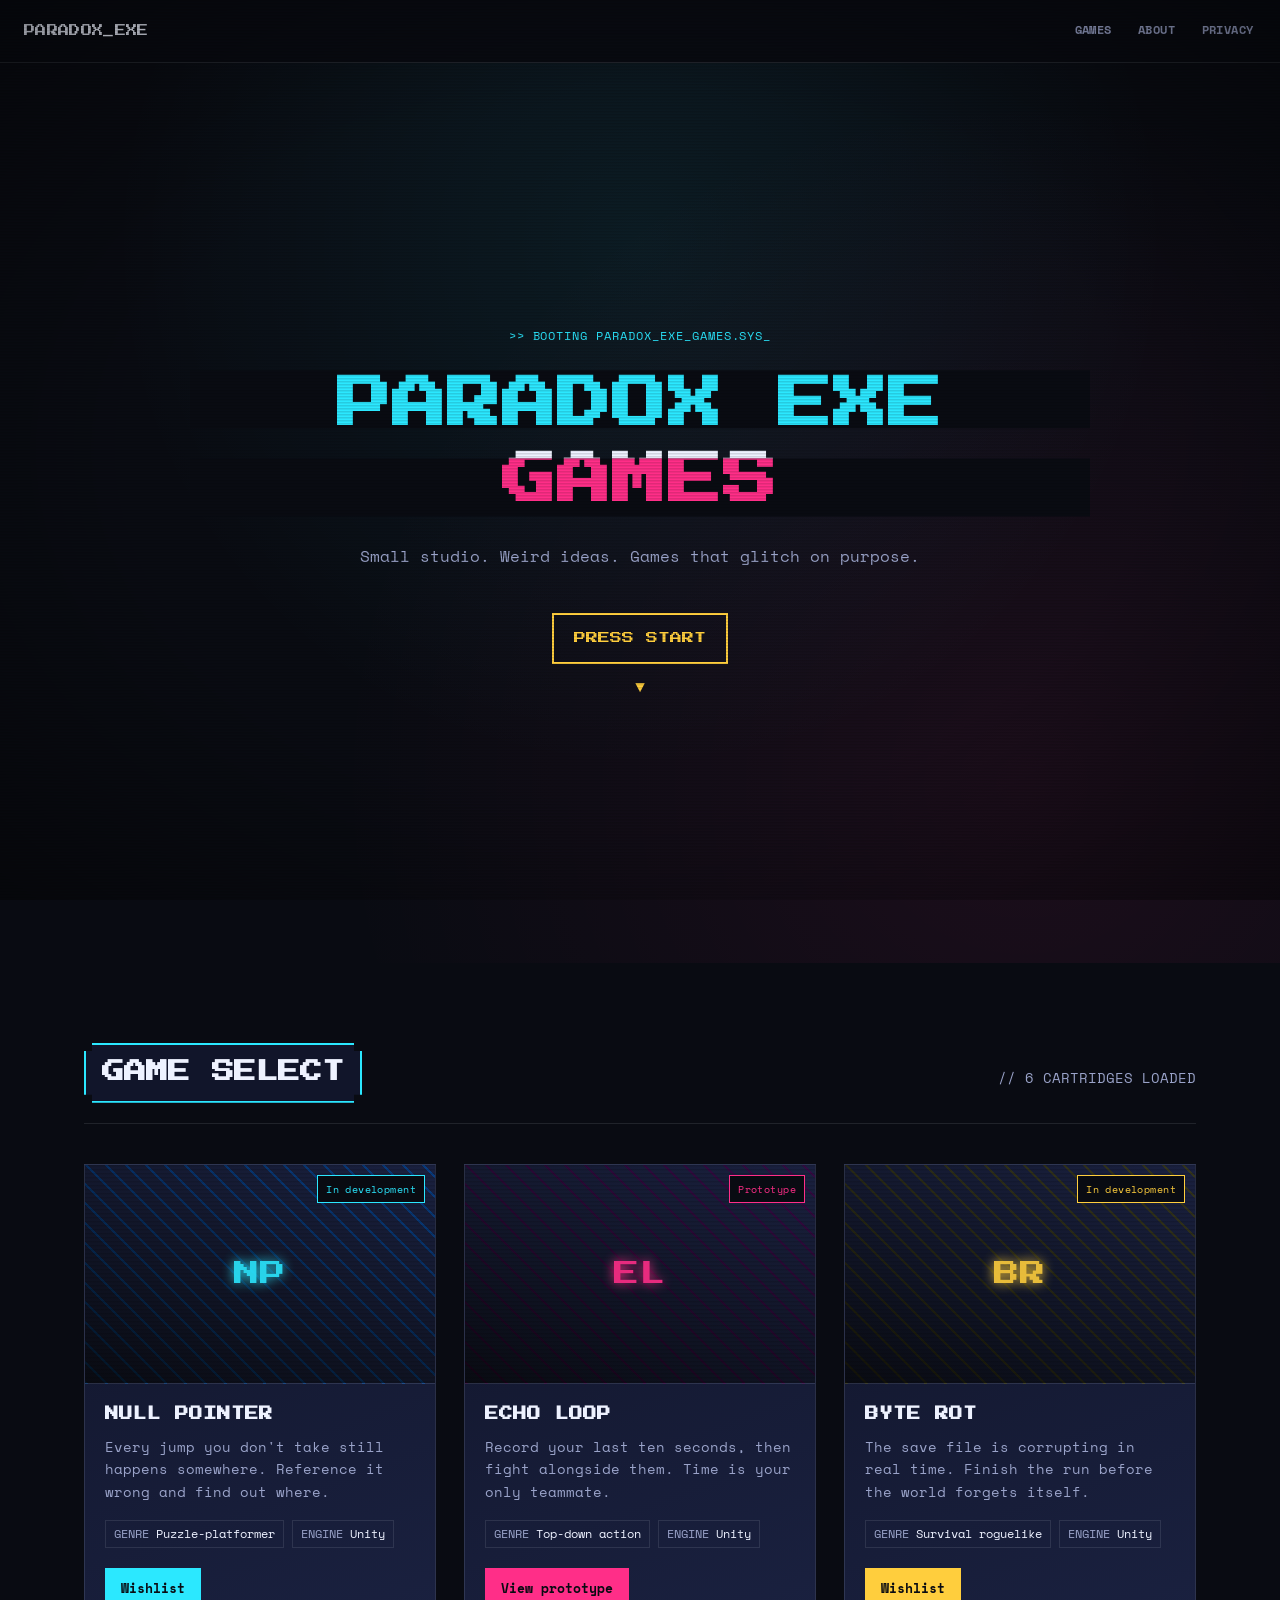
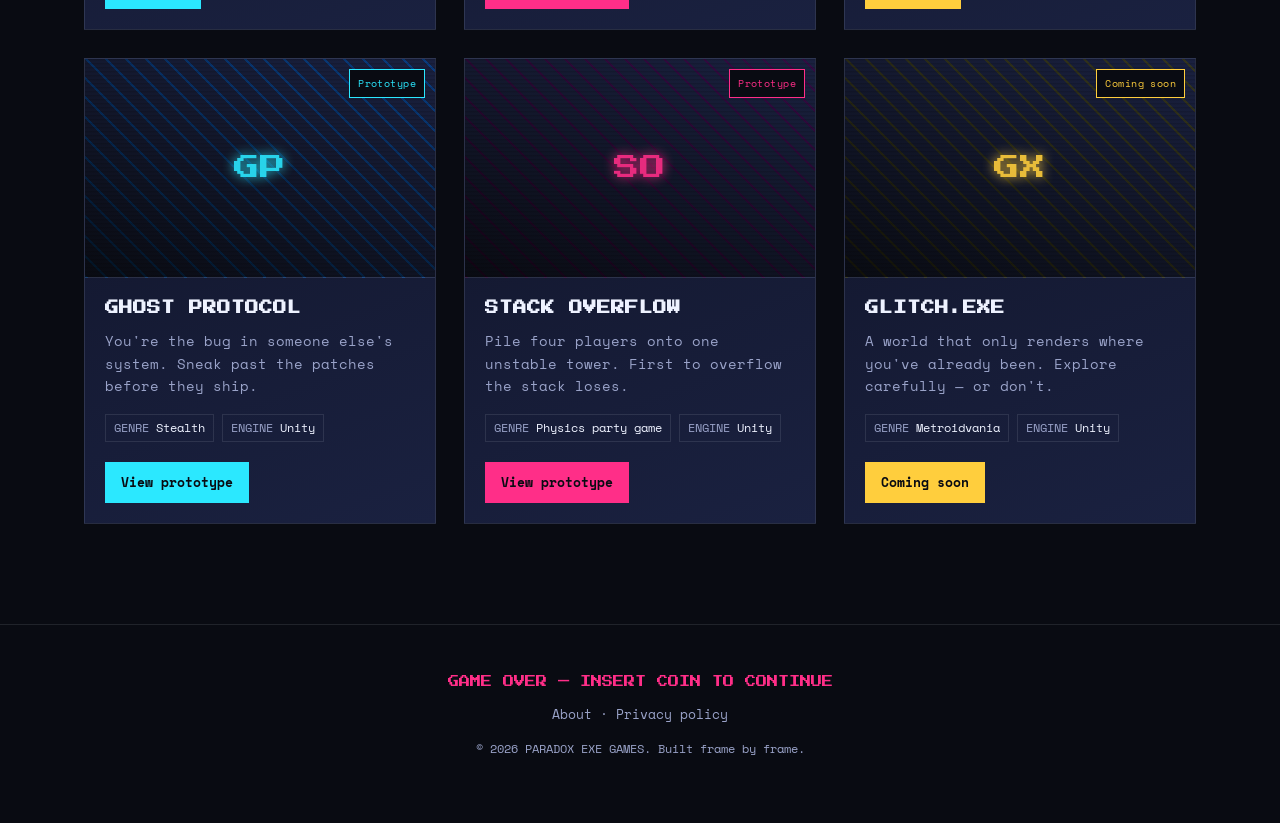
<file: index.html>
<!DOCTYPE html>
<html lang="en">
<head>
<meta charset="UTF-8">
<meta name="viewport" content="width=device-width, initial-scale=1.0">
<title>Paradox Exe Games</title>
<meta name="description" content="Paradox Exe Games — an independent studio building games at the edge of logic and error.">
<link rel="preconnect" href="https://fonts.googleapis.com">
<link rel="preconnect" href="https://fonts.gstatic.com" crossorigin>
<link href="https://fonts.googleapis.com/css2?family=Press+Start+2P&family=Space+Mono:wght@400;700&display=swap" rel="stylesheet">
<link rel="stylesheet" href="styles.css">
</head>
<body>

  <!-- boot flash, plays once on load -->
  <div class="boot-flash" aria-hidden="true"></div>

  <!-- persistent CRT scanline / vignette overlay -->
  <div class="crt-overlay" aria-hidden="true"></div>

  <a class="skip-link" href="#games">Skip to game select</a>

  <nav class="topnav">
    <a class="topnav-logo" href="index.html">PARADOX_EXE</a>
    <div class="topnav-links">
      <a href="index.html#games">GAMES</a>
      <a href="about.html">ABOUT</a>
      <a href="privacy.html">PRIVACY</a>
    </div>
  </nav>

  <header class="hero">
    <div class="hero-inner">
      <p class="eyebrow">&gt;&gt; BOOTING PARADOX_EXE_GAMES.SYS<span class="cursor">_</span></p>
      <h1 class="glitch" data-text="PARADOX EXE GAMES">PARADOX EXE GAMES</h1>
      <p class="tagline">Small studio. Weird ideas. Games that glitch on purpose.</p>
      <a class="prompt-link" href="#games">
        <span class="prompt-box">PRESS START</span>
        <span class="prompt-arrow" aria-hidden="true">▼</span>
      </a>
    </div>
  </header>

  <main>
    <section id="games" class="games-section">
      <div class="section-head">
        <h2 class="section-title pixel-corners">GAME SELECT</h2>
        <p class="section-sub" id="cart-count">// LOADING CARTRIDGES…</p>
      </div>

      <div class="games-grid" id="games-grid">
        <!-- cards injected by script.js -->
      </div>
    </section>
  </main>

  <footer class="site-footer">
    <p class="footer-line">GAME OVER — INSERT COIN TO CONTINUE</p>
    <nav class="footer-links" aria-label="Footer">
      <a href="about.html">About</a>
      <span aria-hidden="true">·</span>
      <a href="privacy.html">Privacy policy</a>
    </nav>
    <p class="footer-meta">© <span id="year"></span> PARADOX EXE GAMES. Built frame by frame.</p>
  </footer>

  <script src="script.js"></script>
</body>
</html>
</file>
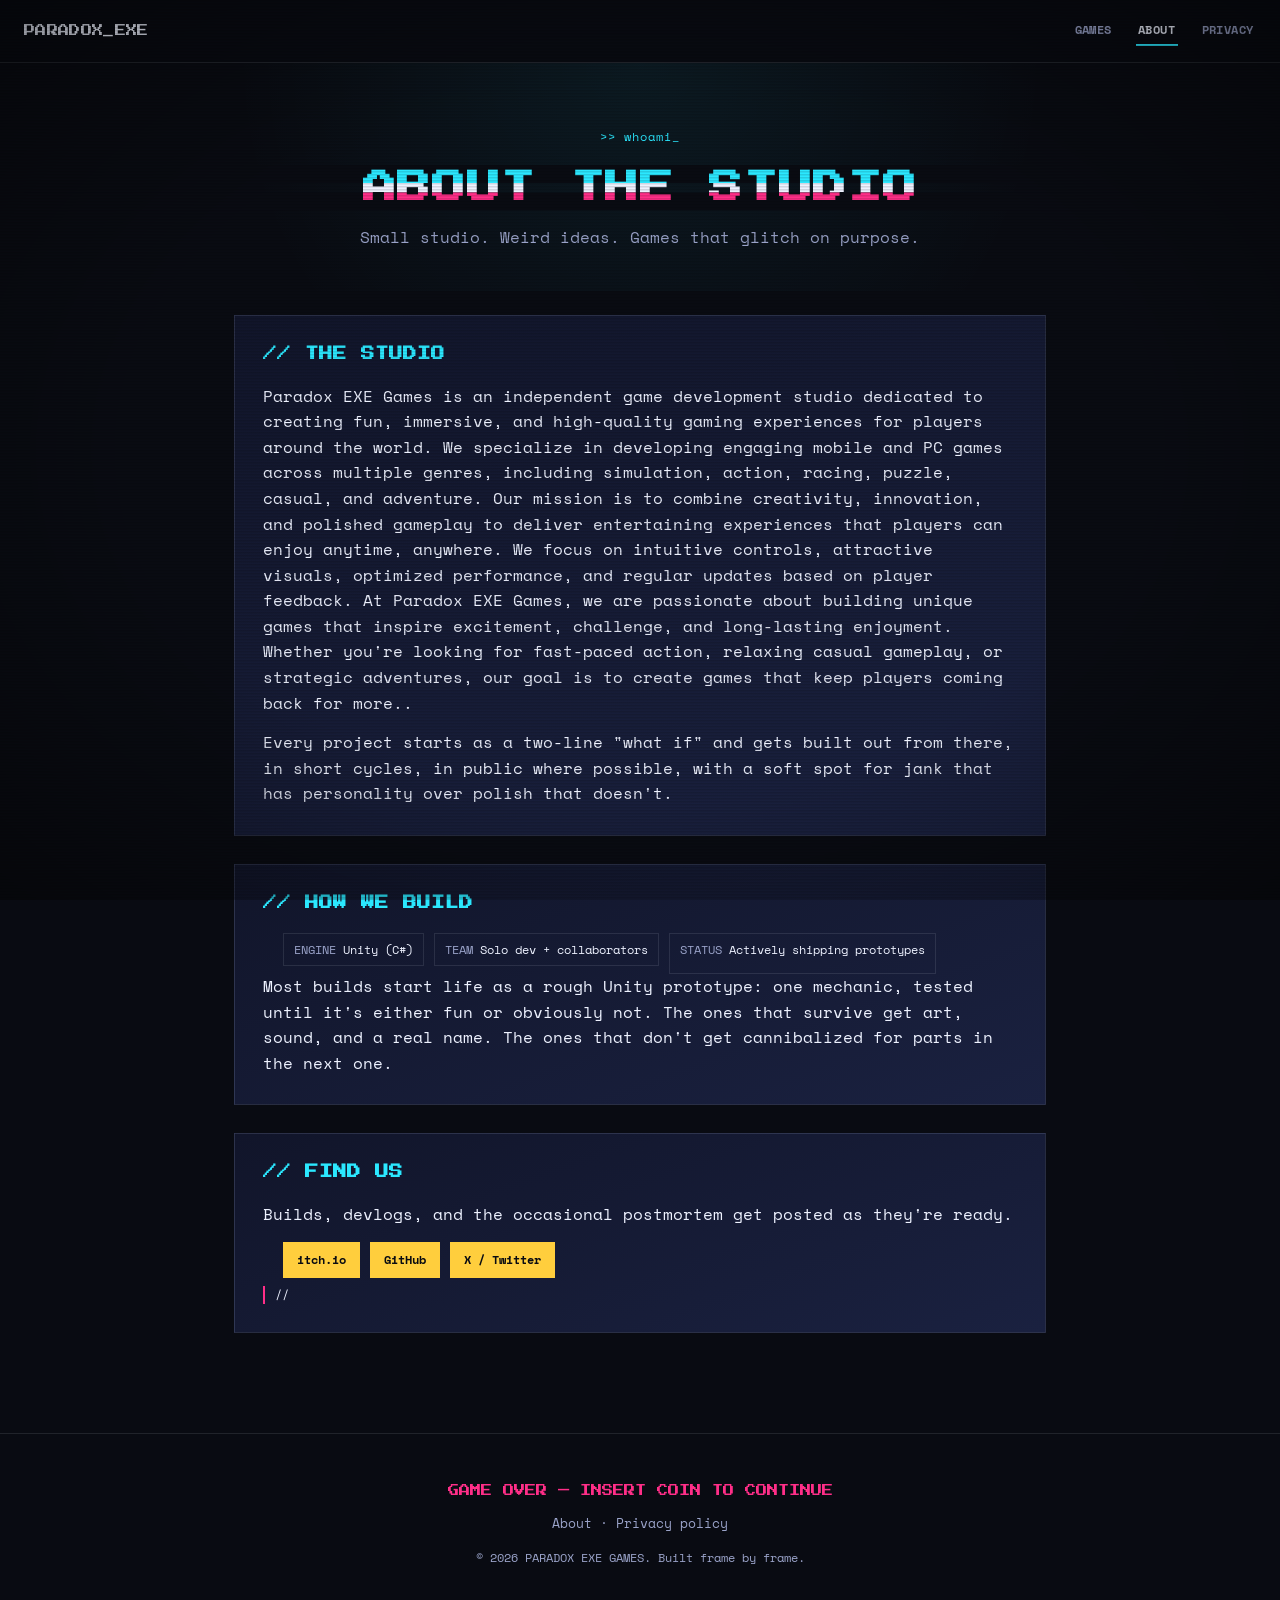
<file: about.html>
<!DOCTYPE html>
<html lang="en">
<head>
<meta charset="UTF-8">
<meta name="viewport" content="width=device-width, initial-scale=1.0">
<title>About — Paradox Exe Games</title>
<meta name="description" content="About Paradox Exe Games — an independent studio building small, strange games.">
<link rel="preconnect" href="https://fonts.googleapis.com">
<link rel="preconnect" href="https://fonts.gstatic.com" crossorigin>
<link href="https://fonts.googleapis.com/css2?family=Press+Start+2P&family=Space+Mono:wght@400;700&display=swap" rel="stylesheet">
<link rel="stylesheet" href="styles.css">
</head>
<body>

  <div class="boot-flash" aria-hidden="true"></div>
  <div class="crt-overlay" aria-hidden="true"></div>

  <a class="skip-link" href="#about-content">Skip to content</a>

  <nav class="topnav">
    <a class="topnav-logo" href="index.html">PARADOX_EXE</a>
    <div class="topnav-links">
      <a href="index.html#games">GAMES</a>
      <a href="about.html" aria-current="page">ABOUT</a>
      <a href="privacy.html">PRIVACY</a>
    </div>
  </nav>

  <header class="page-hero">
    <p class="eyebrow">&gt;&gt; whoami<span class="cursor">_</span></p>
    <h1 class="glitch" data-text="ABOUT THE STUDIO">ABOUT THE STUDIO</h1>
    <p class="tagline">Small studio. Weird ideas. Games that glitch on purpose.</p>
  </header>

  <main id="about-content" class="content-wrap">

    <section class="panel">
      <h2 class="panel-title">// THE STUDIO</h2>
      <p>Paradox EXE Games is an independent game development studio dedicated to creating fun, immersive, and high-quality gaming experiences for players around the world. We specialize in developing engaging mobile and PC games across multiple genres, including simulation, action, racing, puzzle, casual, and adventure. Our mission is to combine creativity, innovation, and polished gameplay to deliver entertaining experiences that players can enjoy anytime, anywhere. We focus on intuitive controls, attractive visuals, optimized performance, and regular updates based on player feedback. At Paradox EXE Games, we are passionate about building unique games that inspire excitement, challenge, and long-lasting enjoyment. Whether you're looking for fast-paced action, relaxing casual gameplay, or strategic adventures, our goal is to create games that keep players coming back for more..</p>
      <p>Every project starts as a two-line "what if" and gets built out from there, in short cycles, in public where possible, with a soft spot for jank that has personality over polish that doesn't.</p>
    </section>

    <section class="panel">
      <h2 class="panel-title">// HOW WE BUILD</h2>
      <ul class="meta-row">
        <li>ENGINE <span>Unity (C#)</span></li>
        <li>TEAM <span>Solo dev + collaborators</span></li>
        <li>STATUS <span>Actively shipping prototypes</span></li>
      </ul>
      <p>Most builds start life as a rough Unity prototype: one mechanic, tested until it's either fun or obviously not. The ones that survive get art, sound, and a real name. The ones that don't get cannibalized for parts in the next one.</p>
    </section>

    <section class="panel">
      <h2 class="panel-title">// FIND US</h2>
      <p>Builds, devlogs, and the occasional postmortem get posted as they're ready.</p>
      <ul class="link-pills">
        <li><a class="link-pill" href="#">itch.io</a></li>
        <li><a class="link-pill" href="#">GitHub</a></li>
        <li><a class="link-pill" href="#">X / Twitter</a></li>
      </ul>
      <p class="edit-note">//</p>
    </section>

  </main>

  <footer class="site-footer">
    <p class="footer-line">GAME OVER — INSERT COIN TO CONTINUE</p>
    <nav class="footer-links" aria-label="Footer">
      <a href="about.html">About</a>
      <span aria-hidden="true">·</span>
      <a href="privacy.html">Privacy policy</a>
    </nav>
    <p class="footer-meta">© <span id="year"></span> PARADOX EXE GAMES. Built frame by frame.</p>
  </footer>

  <script src="script.js"></script>
</body>
</html>
</file>
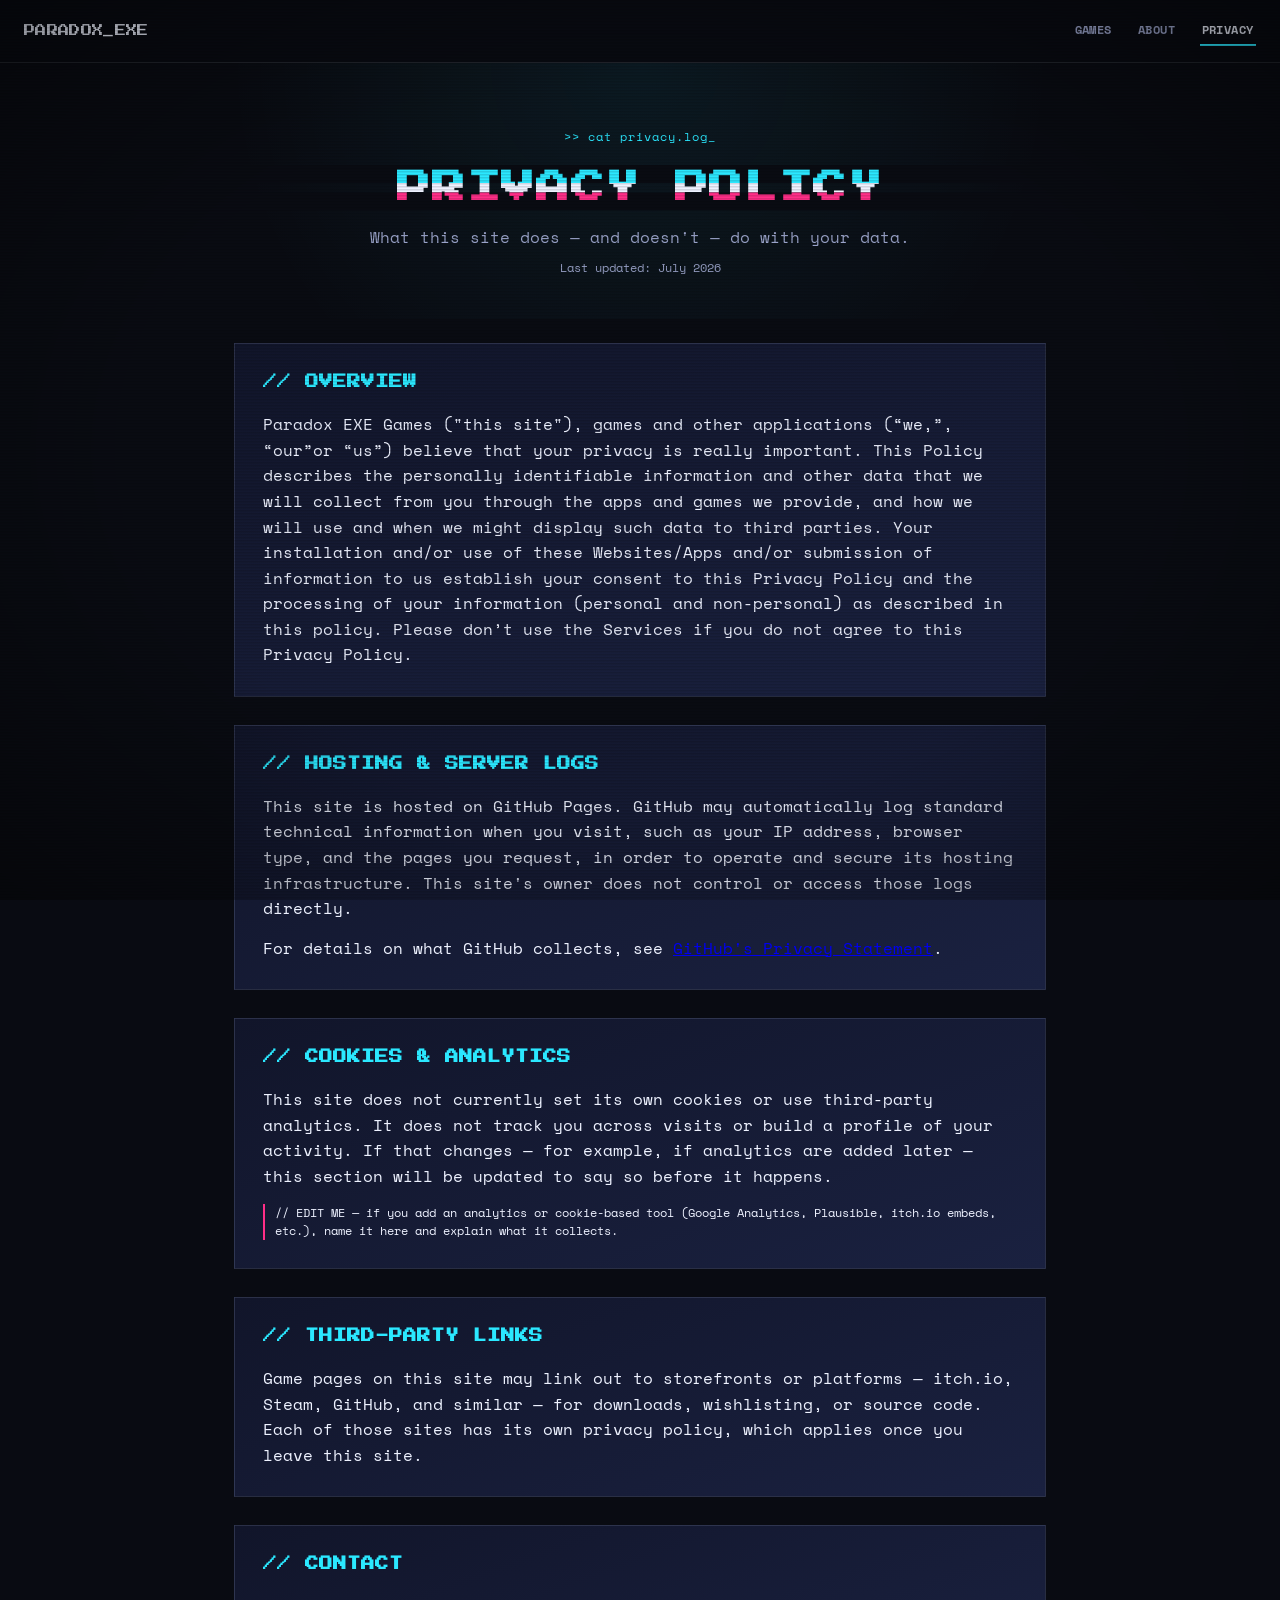
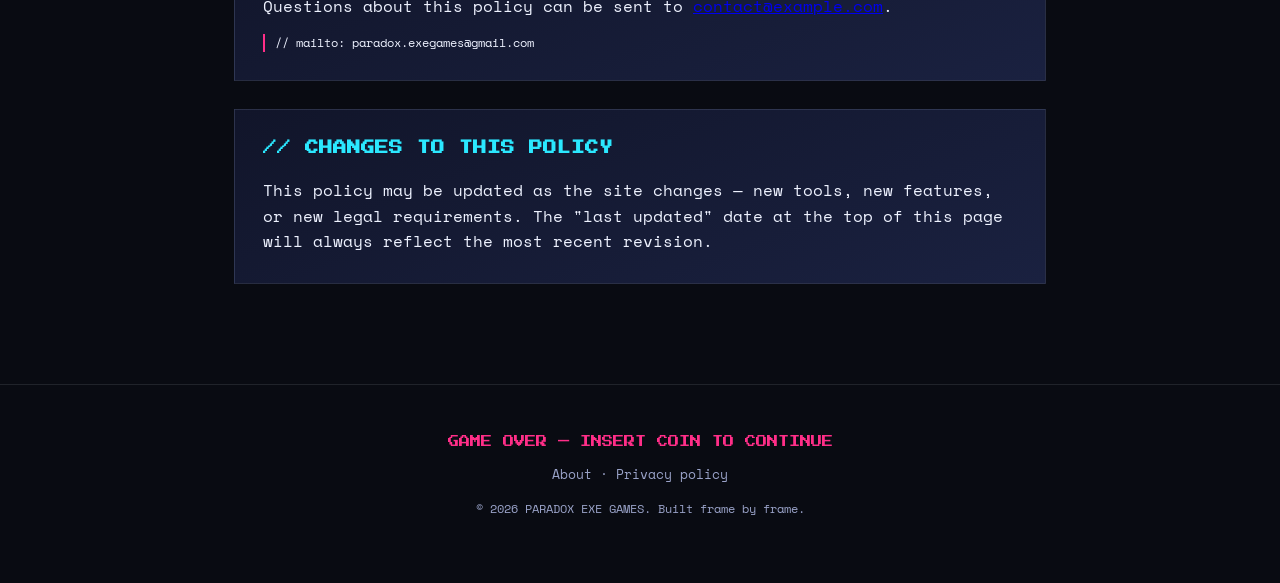
<file: privacy.html>
<!DOCTYPE html>
<html lang="en">
<head>
<meta charset="UTF-8">
<meta name="viewport" content="width=device-width, initial-scale=1.0">
<title>Privacy Policy — Paradox EXE Games</title>
<meta name="description" content="Privacy policy for Paradox EXE Games.">
<link rel="preconnect" href="https://fonts.googleapis.com">
<link rel="preconnect" href="https://fonts.gstatic.com" crossorigin>
<link href="https://fonts.googleapis.com/css2?family=Press+Start+2P&family=Space+Mono:wght@400;700&display=swap" rel="stylesheet">
<link rel="stylesheet" href="styles.css">
</head>
<body>

  <div class="boot-flash" aria-hidden="true"></div>
  <div class="crt-overlay" aria-hidden="true"></div>

  <a class="skip-link" href="#privacy-content">Skip to content</a>

  <nav class="topnav">
    <a class="topnav-logo" href="index.html">PARADOX_EXE</a>
    <div class="topnav-links">
      <a href="index.html#games">GAMES</a>
      <a href="about.html">ABOUT</a>
      <a href="privacy.html" aria-current="page">PRIVACY</a>
    </div>
  </nav>

  <header class="page-hero">
    <p class="eyebrow">&gt;&gt; cat privacy.log<span class="cursor">_</span></p>
    <h1 class="glitch" data-text="PRIVACY POLICY">PRIVACY POLICY</h1>
    <p class="tagline">What this site does — and doesn't — do with your data.</p>
    <span class="updated-tag">Last updated: July 2026</span>
  </header>

  <main id="privacy-content" class="content-wrap">

    <section class="panel">
      <h2 class="panel-title">// OVERVIEW</h2>
      <p>Paradox EXE Games ("this site"), games and other applications (“we,”, “our”or “us”) believe that your privacy is really important. This Policy describes the personally  identifiable information and other data that we will collect from you through the  apps and games we provide, and how we will use and when we might display such data to third parties. Your installation and/or use of these Websites/Apps and/or submission of information to us establish your consent to this Privacy Policy and the processing of your information (personal and non-personal) as described in this policy. Please don’t use the Services if you do not agree to this Privacy Policy.</p>
    </section>

    <section class="panel">
      <h2 class="panel-title">// HOSTING &amp; SERVER LOGS</h2>
      <p>This site is hosted on GitHub Pages. GitHub may automatically log standard technical information when you visit, such as your IP address, browser type, and the pages you request, in order to operate and secure its hosting infrastructure. This site's owner does not control or access those logs directly.</p>
      <p>For details on what GitHub collects, see <a href="https://docs.github.com/site-policy/privacy-policies/github-general-privacy-statement" target="_blank" rel="noopener noreferrer">GitHub's Privacy Statement</a>.</p>
    </section>

    <section class="panel">
      <h2 class="panel-title">// COOKIES &amp; ANALYTICS</h2>
      <p>This site does not currently set its own cookies or use third-party analytics. It does not track you across visits or build a profile of your activity. If that changes — for example, if analytics are added later — this section will be updated to say so before it happens.</p>
      <p class="edit-note">// EDIT ME — if you add an analytics or cookie-based tool (Google Analytics, Plausible, itch.io embeds, etc.), name it here and explain what it collects.</p>
    </section>

    <section class="panel">
      <h2 class="panel-title">// THIRD-PARTY LINKS</h2>
      <p>Game pages on this site may link out to storefronts or platforms — itch.io, Steam, GitHub, and similar — for downloads, wishlisting, or source code. Each of those sites has its own privacy policy, which applies once you leave this site.</p>
    </section>

    <section class="panel">
      <h2 class="panel-title">// CONTACT</h2>
      <p>Questions about this policy can be sent to <a href="mailto:contact@example.com">contact@example.com</a>.</p>
      <p class="edit-note">// mailto: paradox.exegames@gmail.com</p>
    </section>

    <section class="panel">
      <h2 class="panel-title">// CHANGES TO THIS POLICY</h2>
      <p>This policy may be updated as the site changes — new tools, new features, or new legal requirements. The "last updated" date at the top of this page will always reflect the most recent revision.</p>
    </section>

  </main>

  <footer class="site-footer">
    <p class="footer-line">GAME OVER — INSERT COIN TO CONTINUE</p>
    <nav class="footer-links" aria-label="Footer">
      <a href="about.html">About</a>
      <span aria-hidden="true">·</span>
      <a href="privacy.html">Privacy policy</a>
    </nav>
    <p class="footer-meta">© <span id="year"></span> PARADOX EXE GAMES. Built frame by frame.</p>
  </footer>

  <script src="script.js"></script>
</body>
</html>
</file>
<file: styles.css>
/* ==========================================================================
   Paradox Exe Games — retro pixel / arcade CRT theme
   ========================================================================== */

:root {
  --bg-deep: #090b12;
  --bg-panel: #11152a;
  --bg-panel-2: #1a2140;
  --line: rgba(234, 240, 255, 0.10);

  --neon-magenta: #ff2e88;
  --neon-cyan: #2be8ff;
  --arcade-yellow: #ffce3d;

  --text-primary: #eef2ff;
  --text-muted: #9aa3c9;

  --font-display: "Press Start 2P", monospace;
  --font-body: "Space Mono", monospace;

  --pixel: 8px; /* corner-cut unit used across cards/buttons */
}

* { box-sizing: border-box; }

html { scroll-behavior: smooth; }

body {
  margin: 0;
  background: var(--bg-deep);
  color: var(--text-primary);
  font-family: var(--font-body);
  line-height: 1.6;
  -webkit-font-smoothing: antialiased;
  overflow-x: hidden;
}

img { max-width: 100%; display: block; }

/* ---------- accessibility helpers ---------- */

.skip-link {
  position: absolute;
  left: -999px;
  top: 0;
  background: var(--neon-cyan);
  color: var(--bg-deep);
  padding: 10px 16px;
  z-index: 10000;
  font-family: var(--font-body);
  font-weight: 700;
}
.skip-link:focus {
  left: 12px;
  top: 12px;
}

:focus-visible {
  outline: 2px solid var(--neon-cyan);
  outline-offset: 3px;
}

/* ---------- pixel-cut corner utility ---------- */

.pixel-corners {
  clip-path: polygon(
    0 var(--pixel), var(--pixel) var(--pixel), var(--pixel) 0,
    calc(100% - var(--pixel)) 0, calc(100% - var(--pixel)) var(--pixel), 100% var(--pixel),
    100% calc(100% - var(--pixel)), calc(100% - var(--pixel)) calc(100% - var(--pixel)), calc(100% - var(--pixel)) 100%,
    var(--pixel) 100%, var(--pixel) calc(100% - var(--pixel)), 0 calc(100% - var(--pixel))
  );
}

/* ---------- CRT boot flash (plays once) ---------- */

.boot-flash {
  position: fixed;
  inset: 0;
  z-index: 9999;
  pointer-events: none;
  transform: scaleY(0.002);
  transform-origin: center;
  background: var(--text-primary);
  animation: bootFlash 0.9s ease-out forwards;
}

@keyframes bootFlash {
  0%   { transform: scaleY(0.002); opacity: 1; background: var(--text-primary); }
  35%  { transform: scaleY(1);     opacity: 1; background: var(--neon-cyan); }
  70%  { transform: scaleY(1);     opacity: 1; background: var(--bg-deep); }
  100% { transform: scaleY(1);     opacity: 0; background: var(--bg-deep); }
}

/* ---------- persistent CRT scanline / vignette overlay ---------- */

.crt-overlay {
  position: fixed;
  inset: 0;
  z-index: 9998;
  pointer-events: none;
  background:
    repeating-linear-gradient(
      to bottom,
      rgba(0, 0, 0, 0.16) 0px,
      rgba(0, 0, 0, 0.16) 1px,
      transparent 2px,
      transparent 3px
    ),
    radial-gradient(ellipse at center, rgba(0,0,0,0) 55%, rgba(0,0,0,0.55) 100%);
  mix-blend-mode: multiply;
  opacity: 0.75;
  animation: flicker 6s infinite steps(1);
}

@keyframes flicker {
  0%, 92%, 100% { opacity: 0.75; }
  93% { opacity: 0.62; }
  94% { opacity: 0.8; }
  96% { opacity: 0.68; }
}

/* ==========================================================================
   Top navigation (shared across pages)
   ========================================================================== */

.topnav {
  position: sticky;
  top: 0;
  z-index: 500;
  display: flex;
  align-items: center;
  justify-content: space-between;
  padding: 16px 24px;
  background: rgba(9, 11, 18, 0.85);
  backdrop-filter: blur(6px);
  border-bottom: 1px solid var(--line);
}

.topnav-logo {
  font-family: var(--font-display);
  font-size: 0.7rem;
  color: var(--text-primary);
  text-decoration: none;
  letter-spacing: 0.03em;
}
.topnav-logo:hover { color: var(--neon-cyan); }

.topnav-links {
  display: flex;
  gap: 22px;
}

.topnav-links a {
  font-family: var(--font-body);
  font-weight: 700;
  font-size: 0.78rem;
  letter-spacing: 0.04em;
  color: var(--text-muted);
  text-decoration: none;
  padding: 4px 2px;
  border-bottom: 2px solid transparent;
}

.topnav-links a:hover,
.topnav-links a[aria-current="page"] {
  color: var(--text-primary);
  border-bottom-color: var(--neon-cyan);
}

/* ==========================================================================
   Hero
   ========================================================================== */

.hero {
  min-height: 100svh;
  display: flex;
  align-items: center;
  justify-content: center;
  text-align: center;
  padding: 32px 24px;
  position: relative;
  background:
    radial-gradient(circle at 50% 20%, rgba(43, 232, 255, 0.08), transparent 55%),
    radial-gradient(circle at 80% 80%, rgba(255, 46, 136, 0.08), transparent 55%),
    var(--bg-deep);
}

.hero-inner { max-width: 900px; }

.eyebrow {
  font-size: 0.75rem;
  letter-spacing: 0.08em;
  color: var(--neon-cyan);
  margin: 0 0 22px;
}

.cursor {
  display: inline-block;
  animation: blink 1s steps(1) infinite;
}
@keyframes blink { 50% { opacity: 0; } }

.glitch {
  position: relative;
  font-family: var(--font-display);
  font-size: clamp(1.6rem, 6vw, 3.4rem);
  line-height: 1.4;
  margin: 0 0 24px;
  color: var(--text-primary);
  letter-spacing: 0.02em;
}

.glitch::before,
.glitch::after {
  content: attr(data-text);
  position: absolute;
  top: 0;
  left: 0;
  width: 100%;
  overflow: hidden;
  background: var(--bg-deep);
}

.glitch::before {
  color: var(--neon-cyan);
  animation: glitchTop 4.5s infinite linear alternate-reverse;
  clip-path: polygon(0 2%, 100% 2%, 100% 40%, 0 40%);
}

.glitch::after {
  color: var(--neon-magenta);
  animation: glitchBottom 3.7s infinite linear alternate-reverse;
  clip-path: polygon(0 60%, 100% 60%, 100% 98%, 0 98%);
}

@keyframes glitchTop {
  0%   { transform: translate(0, 0); }
  20%  { transform: translate(-3px, -1px); }
  40%  { transform: translate(2px, 1px); }
  60%  { transform: translate(-2px, 0); }
  80%  { transform: translate(3px, -1px); }
  100% { transform: translate(0, 0); }
}

@keyframes glitchBottom {
  0%   { transform: translate(0, 0); }
  25%  { transform: translate(3px, 1px); }
  50%  { transform: translate(-2px, -1px); }
  75%  { transform: translate(2px, 0); }
  100% { transform: translate(0, 0); }
}

.tagline {
  color: var(--text-muted);
  font-size: 1rem;
  margin: 0 0 44px;
}

.prompt-link {
  display: inline-flex;
  flex-direction: column;
  align-items: center;
  gap: 10px;
  text-decoration: none;
  color: var(--arcade-yellow);
}

.prompt-box {
  font-family: var(--font-display);
  font-size: 0.75rem;
  padding: 14px 20px;
  border: 2px solid var(--arcade-yellow);
  animation: pulseGlow 1.6s ease-in-out infinite;
}

@keyframes pulseGlow {
  0%, 100% { box-shadow: 0 0 0 rgba(255, 206, 61, 0); }
  50%      { box-shadow: 0 0 14px rgba(255, 206, 61, 0.55); }
}

.prompt-arrow {
  animation: bob 1.6s ease-in-out infinite;
}
@keyframes bob {
  0%, 100% { transform: translateY(0); }
  50% { transform: translateY(6px); }
}

/* ==========================================================================
   Secondary page hero (About / Privacy)
   ========================================================================== */

.page-hero {
  padding: 64px 24px 40px;
  text-align: center;
  background:
    radial-gradient(circle at 50% 0%, rgba(43, 232, 255, 0.07), transparent 60%),
    var(--bg-deep);
}

.page-hero .eyebrow { margin-bottom: 18px; }

.page-hero h1.glitch {
  font-size: clamp(1.2rem, 5vw, 2.1rem);
  margin-bottom: 14px;
}

.page-hero .tagline {
  margin: 0 auto;
  max-width: 560px;
}

/* ==========================================================================
   Content pages (About / Privacy)
   ========================================================================== */

.content-wrap {
  max-width: 860px;
  margin: 0 auto;
  padding: 24px 24px 100px;
  display: flex;
  flex-direction: column;
  gap: 28px;
}

.panel {
  background: linear-gradient(160deg, var(--bg-panel), var(--bg-panel-2));
  border: 1px solid var(--line);
  padding: 28px;
}

.panel-title {
  font-family: var(--font-display);
  font-size: 0.85rem;
  margin: 0 0 18px;
  color: var(--neon-cyan);
}

.panel p {
  color: var(--text-primary);
  margin: 0 0 14px;
}
.panel p:last-child { margin-bottom: 0; }

.panel ul {
  margin: 0;
  padding-left: 20px;
  color: var(--text-muted);
}
.panel ul li { margin-bottom: 8px; }
.panel ul li:last-child { margin-bottom: 0; }
.panel strong { color: var(--text-primary); }

.meta-row {
  display: flex;
  flex-wrap: wrap;
  gap: 10px;
  margin: 0 0 20px;
  padding: 0;
}
.meta-row li {
  list-style: none;
  border: 1px solid var(--line);
  padding: 6px 10px;
  font-size: 0.75rem;
  color: var(--text-muted);
}
.meta-row li span { color: var(--text-primary); }

.link-pills {
  display: flex;
  flex-wrap: wrap;
  gap: 10px;
  margin-top: 6px;
  padding: 0;
}
.link-pills li { list-style: none; }

.link-pill {
  display: inline-block;
  font-family: var(--font-body);
  font-weight: 700;
  font-size: 0.78rem;
  text-decoration: none;
  color: var(--bg-deep);
  background: var(--arcade-yellow);
  padding: 8px 14px;
}
.link-pill:hover { filter: brightness(1.1); }

.edit-note {
  font-size: 0.72rem;
  color: var(--text-muted);
  border-left: 2px solid var(--neon-magenta);
  padding-left: 10px;
}

.updated-tag {
  display: inline-block;
  font-size: 0.72rem;
  color: var(--text-muted);
  margin-top: 8px;
}

/* ==========================================================================
   Games section
   ========================================================================== */

.games-section {
  max-width: 1160px;
  margin: 0 auto;
  padding: 80px 24px 100px;
}

.section-head {
  display: flex;
  flex-wrap: wrap;
  align-items: baseline;
  justify-content: space-between;
  gap: 12px;
  margin-bottom: 40px;
  border-bottom: 1px solid var(--line);
  padding-bottom: 20px;
}

.section-title {
  font-family: var(--font-display);
  font-size: clamp(1rem, 2.4vw, 1.4rem);
  margin: 0;
  padding: 10px 16px;
  background: var(--bg-panel);
  border: 2px solid var(--neon-cyan);
  color: var(--text-primary);
}

.section-sub {
  margin: 0;
  color: var(--text-muted);
  font-size: 0.85rem;
}

.games-grid {
  display: grid;
  grid-template-columns: repeat(auto-fill, minmax(270px, 1fr));
  gap: 28px;
}

.game-card {
  background: linear-gradient(160deg, var(--bg-panel), var(--bg-panel-2));
  border: 1px solid var(--line);
  padding: 0;
  opacity: 0;
  transform: translateY(18px);
  transition: opacity 0.5s ease, transform 0.5s ease, border-color 0.25s ease, box-shadow 0.25s ease;
}

.game-card.is-visible {
  opacity: 1;
  transform: translateY(0);
}

.game-card:hover,
.game-card:focus-within {
  border-color: var(--card-accent, var(--neon-cyan));
  box-shadow: 0 0 0 1px var(--card-accent, var(--neon-cyan)), 0 12px 30px rgba(0,0,0,0.45);
}

.card-art {
  position: relative;
  aspect-ratio: 16 / 10;
  background:
    repeating-linear-gradient(45deg, var(--card-accent, var(--neon-cyan)) 0, var(--card-accent, var(--neon-cyan)) 2px, transparent 2px, transparent 14px),
    linear-gradient(200deg, var(--bg-panel-2), var(--bg-deep));
  background-blend-mode: overlay, normal;
  display: flex;
  align-items: center;
  justify-content: center;
  overflow: hidden;
  border-bottom: 1px solid var(--line);
}

.card-art::after {
  content: "";
  position: absolute;
  inset: 0;
  background: repeating-linear-gradient(to bottom, rgba(0,0,0,0.25) 0px, rgba(0,0,0,0.25) 1px, transparent 2px, transparent 4px);
  opacity: 0.5;
}

.card-glyph {
  font-family: var(--font-display);
  font-size: 1.6rem;
  color: var(--card-accent, var(--neon-cyan));
  opacity: 0.9;
  z-index: 1;
  text-shadow: 0 0 12px var(--card-accent, var(--neon-cyan));
}

.status-badge {
  position: absolute;
  top: 10px;
  right: 10px;
  z-index: 2;
  font-size: 0.65rem;
  letter-spacing: 0.04em;
  padding: 5px 8px;
  background: var(--bg-deep);
  border: 1px solid var(--card-accent, var(--neon-cyan));
  color: var(--card-accent, var(--neon-cyan));
}

.card-body {
  padding: 20px;
}

.card-title {
  font-family: var(--font-display);
  font-size: 0.85rem;
  margin: 0 0 12px;
  color: var(--text-primary);
  line-height: 1.5;
}

.card-desc {
  margin: 0 0 16px;
  color: var(--text-muted);
  font-size: 0.88rem;
}

.card-specs {
  display: flex;
  flex-wrap: wrap;
  gap: 8px;
  margin: 0 0 20px;
  padding: 0;
  list-style: none;
  font-size: 0.72rem;
  color: var(--text-muted);
}

.card-specs li {
  border: 1px solid var(--line);
  padding: 4px 8px;
}

.card-specs li span {
  color: var(--text-primary);
}

.card-cta {
  display: inline-block;
  font-family: var(--font-body);
  font-weight: 700;
  font-size: 0.82rem;
  text-decoration: none;
  color: var(--bg-deep);
  background: var(--card-accent, var(--neon-cyan));
  padding: 10px 16px;
  border: none;
}

.card-cta:hover { filter: brightness(1.1); }

/* ==========================================================================
   Footer
   ========================================================================== */

.site-footer {
  text-align: center;
  padding: 48px 24px 64px;
  border-top: 1px solid var(--line);
  color: var(--text-muted);
}

.footer-line {
  font-family: var(--font-display);
  font-size: 0.7rem;
  color: var(--neon-magenta);
  margin: 0 0 14px;
}

.footer-links {
  display: flex;
  justify-content: center;
  align-items: center;
  gap: 8px;
  margin: 0 0 14px;
  font-size: 0.8rem;
}
.footer-links a {
  color: var(--text-muted);
  text-decoration: none;
}
.footer-links a:hover { color: var(--neon-cyan); }

.footer-meta {
  margin: 0;
  font-size: 0.78rem;
}

/* ==========================================================================
   Responsive
   ========================================================================== */

@media (max-width: 640px) {
  .games-grid { grid-template-columns: 1fr; }
  .section-head { flex-direction: column; align-items: flex-start; }
  .topnav { flex-wrap: wrap; gap: 12px; }
  .topnav-links { gap: 16px; }
}

/* ==========================================================================
   Reduced motion
   ========================================================================== */

@media (prefers-reduced-motion: reduce) {
  html { scroll-behavior: auto; }
  .boot-flash { display: none; }
  .crt-overlay { animation: none; opacity: 0.6; }
  .glitch::before, .glitch::after { animation: none; }
  .cursor { animation: none; }
  .prompt-box, .prompt-arrow { animation: none; }
  .game-card { transition: none; }
}
</file>
